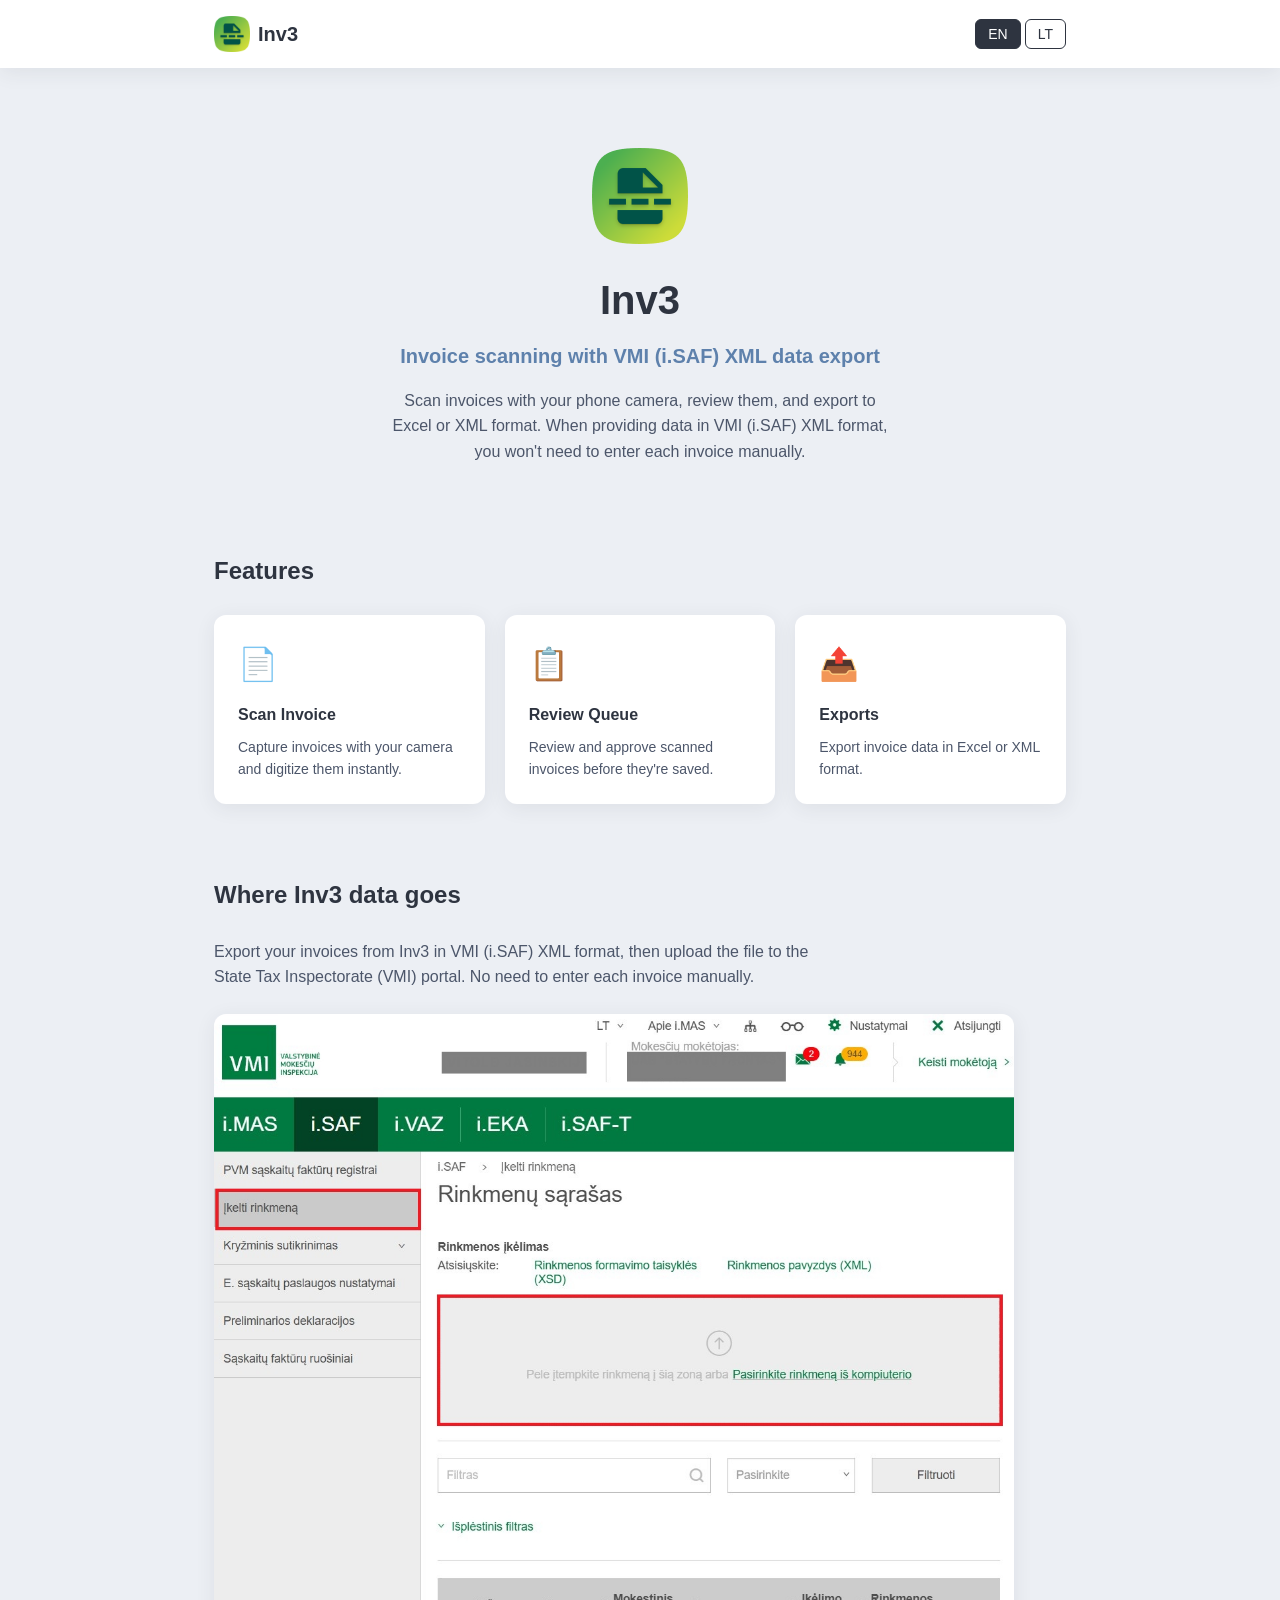
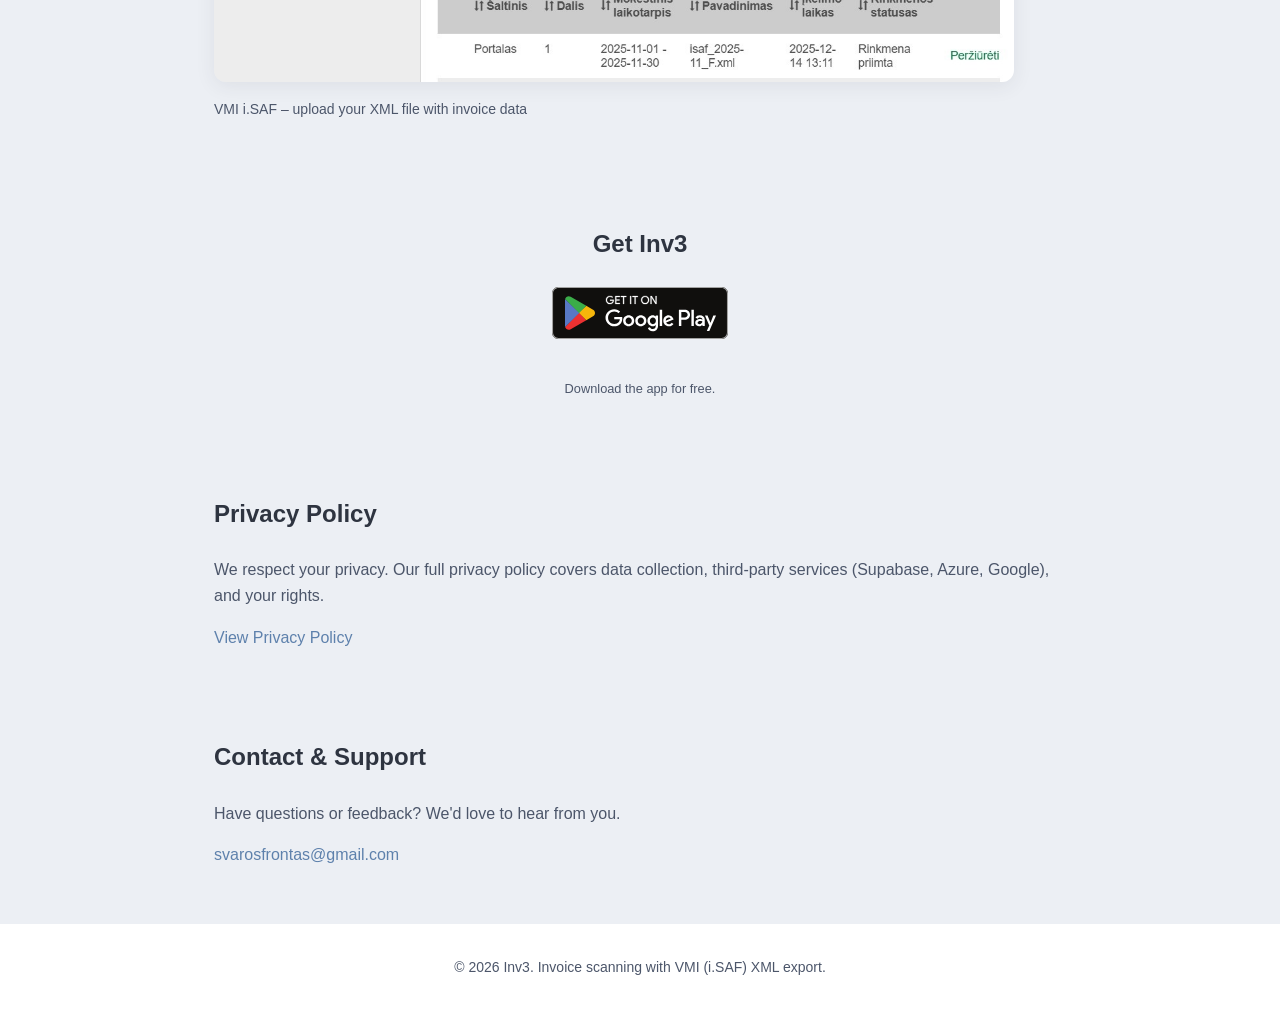
<file: website/index.html>
<!DOCTYPE html>
<html lang="en">
<head>
    <meta charset="UTF-8">
    <meta name="viewport" content="width=device-width, initial-scale=1.0">
    <meta name="description" content="Inv3 - Invoice scanning with VMI (i.SAF) XML export. Scan, review, and export invoices to Excel or XML.">
    <link rel="icon" href="favicon.ico" sizes="any">
    <link rel="icon" type="image/png" href="icon-192.png" sizes="192x192">
    <link rel="apple-touch-icon" href="apple-touch-icon.png">
    <title>Inv3 - Invoice Scanning App</title>
    <link rel="stylesheet" href="styles.css">
</head>
<body>
    <header class="header">
        <nav class="nav">
            <a href="#" class="logo">
                <img src="icon-192.png" alt="Inv3" class="logo-icon">
                <span class="logo-text" data-i18n="app_name">Inv3</span>
            </a>
            <div class="lang-switcher">
                <button class="lang-btn active" data-lang="en" aria-label="English">EN</button>
                <button class="lang-btn" data-lang="lt" aria-label="Lietuvių">LT</button>
            </div>
        </nav>
    </header>

    <main>
        <section class="hero">
            <img src="icon-192.png" alt="Inv3" class="hero-icon">
            <h1 class="hero-title" data-i18n="app_name">Inv3</h1>
            <p class="hero-tagline" data-i18n="tagline">Invoice scanning made simple</p>
            <p class="hero-desc" data-i18n="description">Scan invoices with your camera, review them in a queue, organize by companies, and export when you need. All in one app.</p>
        </section>

        <section class="features">
            <h2 class="section-title" data-i18n="features_title">Features</h2>
            <div class="feature-grid">
                <div class="feature-card">
                    <span class="feature-icon">📄</span>
                    <h3 data-i18n="feature_scan">Scan Invoice</h3>
                    <p data-i18n="feature_scan_desc">Capture invoices with your camera and digitize them instantly.</p>
                </div>
                <div class="feature-card">
                    <span class="feature-icon">📋</span>
                    <h3 data-i18n="feature_queue">Review Queue</h3>
                    <p data-i18n="feature_queue_desc">Review and approve scanned invoices before they're saved.</p>
                </div>
                <div class="feature-card">
                    <span class="feature-icon">📤</span>
                    <h3 data-i18n="feature_exports">Exports</h3>
                    <p data-i18n="feature_exports_desc">Export invoice data in Excel or XML format.</p>
                </div>
            </div>
        </section>

        <section class="vmi-workflow">
            <h2 class="section-title" data-i18n="vmi_title">Where Inv3 data goes</h2>
            <p class="vmi-desc" data-i18n="vmi_desc">Export your invoices from Inv3 in VMI (i.SAF) XML format, then upload the file to the State Tax Inspectorate (VMI) portal. No need to enter each invoice manually.</p>
            <div class="vmi-image-wrap">
                <img src="vmi-screenshot.png" alt="VMI i.SAF file upload" class="vmi-screenshot">
            </div>
            <p class="vmi-caption" data-i18n="vmi_caption">VMI i.SAF – upload your XML file with invoice data</p>
        </section>

        <section class="download">
            <h2 class="section-title" data-i18n="download_title">Get Inv3</h2>
            <a href="https://play.google.com/store/apps/details?id=com.vitol.inv3" class="download-link play-badge" target="_blank" rel="noopener noreferrer">
                <img src="google-play-badge.svg" alt="Get it on Google Play" class="play-badge-img" data-i18n-attr="alt" data-i18n-attr-key="download_desc">
            </a>
            <p class="download-note" data-i18n="download_note">Download the app for free.</p>
        </section>

        <section class="privacy">
            <h2 class="section-title" data-i18n="privacy_title">Privacy Policy</h2>
            <p class="privacy-desc" data-i18n="privacy_desc">We respect your privacy. Our app processes invoice data locally on your device. For full details, see our privacy policy.</p>
            <a href="privacy.html" class="privacy-link" data-i18n="privacy_link">View Privacy Policy</a>
        </section>

        <section class="contact">
            <h2 class="section-title" data-i18n="contact_title">Contact & Support</h2>
            <p class="contact-desc" data-i18n="contact_desc">Have questions or feedback? We'd love to hear from you.</p>
            <a href="mailto:svarosfrontas@gmail.com" class="contact-email" data-i18n="contact_email">svarosfrontas@gmail.com</a>
        </section>
    </main>

    <footer class="footer">
        <p data-i18n="footer">© 2026 Inv3. Invoice scanning made simple.</p>
    </footer>

    <script src="translations.js"></script>
    <script src="app.js"></script>
</body>
</html>
</file>
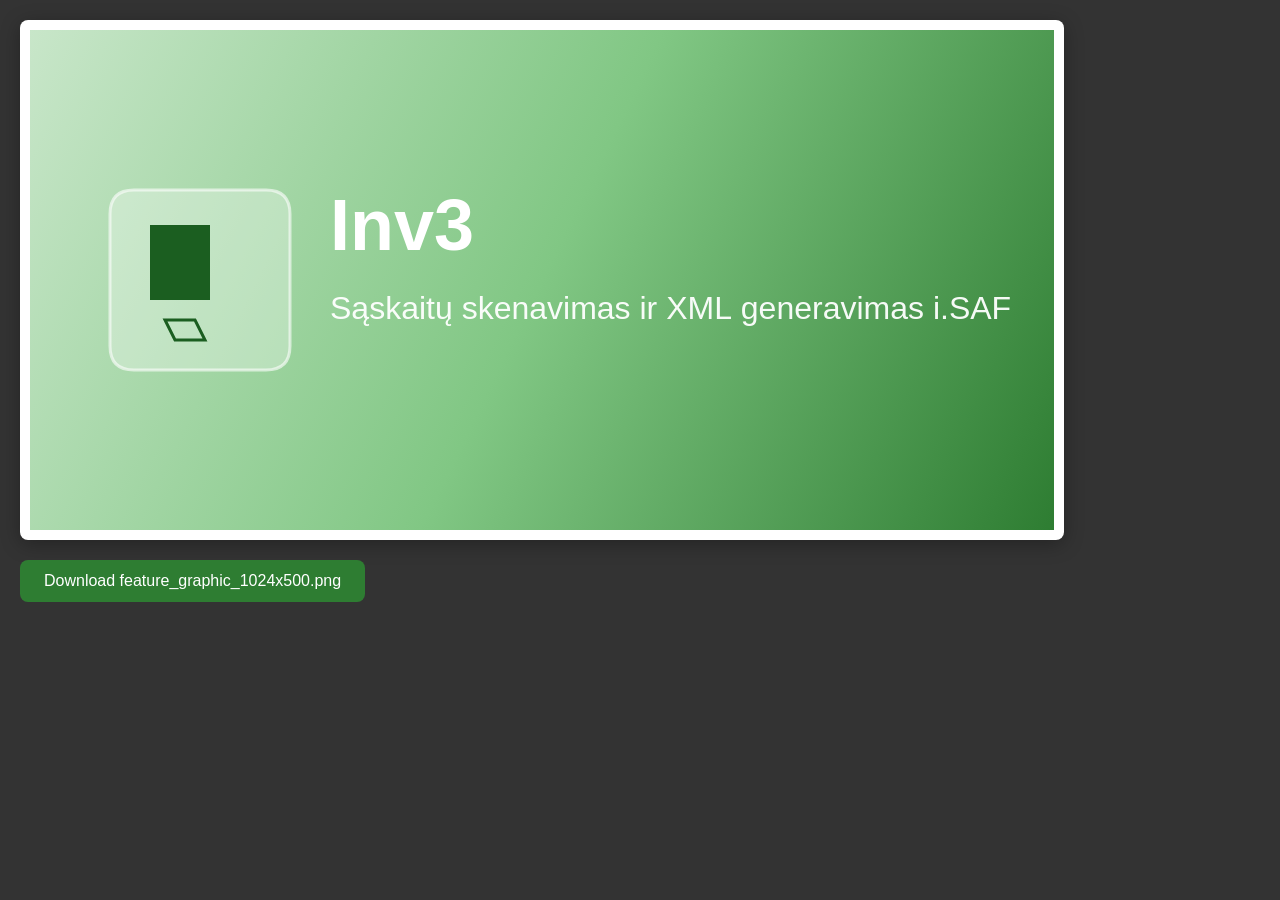
<file: assets/feature_graphic_generator.html>
<!DOCTYPE html>
<html lang="lt">
<head>
  <meta charset="UTF-8">
  <title>Inv3 Feature Graphic Generator</title>
  <style>
    * { margin: 0; padding: 0; box-sizing: border-box; }
    body { 
      font-family: -apple-system, BlinkMacSystemFont, 'Segoe UI', Roboto, sans-serif; 
      padding: 20px;
      background: #333;
    }
    .preview {
      background: #fff;
      padding: 10px;
      display: inline-block;
      border-radius: 8px;
      box-shadow: 0 4px 20px rgba(0,0,0,0.3);
    }
    #canvas { display: block; }
    .controls { margin-top: 16px; }
    button {
      padding: 12px 24px;
      font-size: 16px;
      background: #2e7d32;
      color: white;
      border: none;
      border-radius: 8px;
      cursor: pointer;
    }
    button:hover { background: #1b5e20; }
  </style>
</head>
<body>
  <div class="preview">
    <canvas id="canvas" width="1024" height="500"></canvas>
  </div>
  <div class="controls">
    <button onclick="download()">Download feature_graphic_1024x500.png</button>
  </div>

  <script>
    const canvas = document.getElementById('canvas');
    const ctx = canvas.getContext('2d');

    // Gradient background (green theme)
    const gradient = ctx.createLinearGradient(0, 0, 1024, 500);
    gradient.addColorStop(0, '#c8e6c9');
    gradient.addColorStop(0.5, '#81c784');
    gradient.addColorStop(1, '#2e7d32');
    ctx.fillStyle = gradient;
    ctx.fillRect(0, 0, 1024, 500);

    // Left: rounded square "icon" area
    const iconSize = 180;
    const iconX = 80;
    const iconY = (500 - iconSize) / 2;
    ctx.fillStyle = 'rgba(255,255,255,0.3)';
    roundRect(ctx, iconX, iconY, iconSize, iconSize, 24);
    ctx.fill();
    ctx.strokeStyle = 'rgba(255,255,255,0.6)';
    ctx.lineWidth = 3;
    ctx.stroke();

    // Simple document + scan icon (simplified)
    ctx.fillStyle = '#1b5e20';
    ctx.fillRect(iconX + 40, iconY + 35, 60, 75);
    ctx.strokeStyle = '#1b5e20';
    ctx.lineWidth = 3;
    ctx.beginPath();
    ctx.moveTo(iconX + 55, iconY + 130);
    ctx.lineTo(iconX + 85, iconY + 130);
    ctx.lineTo(iconX + 95, iconY + 150);
    ctx.lineTo(iconX + 65, iconY + 150);
    ctx.closePath();
    ctx.stroke();

    // Main title "Inv3"
    ctx.fillStyle = '#ffffff';
    ctx.font = 'bold 72px -apple-system, BlinkMacSystemFont, "Segoe UI", Roboto, sans-serif';
    ctx.textBaseline = 'middle';
    ctx.fillText('Inv3', 300, 200);

    // Subtitle
    ctx.fillStyle = 'rgba(255,255,255,0.95)';
    ctx.font = '32px -apple-system, BlinkMacSystemFont, "Segoe UI", Roboto, sans-serif';
    ctx.fillText('Sąskaitų skenavimas ir XML generavimas i.SAF', 300, 280);

    function roundRect(ctx, x, y, w, h, r) {
      ctx.beginPath();
      ctx.moveTo(x + r, y);
      ctx.lineTo(x + w - r, y);
      ctx.quadraticCurveTo(x + w, y, x + w, y + r);
      ctx.lineTo(x + w, y + h - r);
      ctx.quadraticCurveTo(x + w, y + h, x + w - r, y + h);
      ctx.lineTo(x + r, y + h);
      ctx.quadraticCurveTo(x, y + h, x, y + h - r);
      ctx.lineTo(x, y + r);
      ctx.quadraticCurveTo(x, y, x + r, y);
      ctx.closePath();
    }

    function download() {
      const link = document.createElement('a');
      link.download = 'feature_graphic_1024x500.png';
      link.href = canvas.toDataURL('image/png');
      link.click();
    }
  </script>
</body>
</html>
</file>
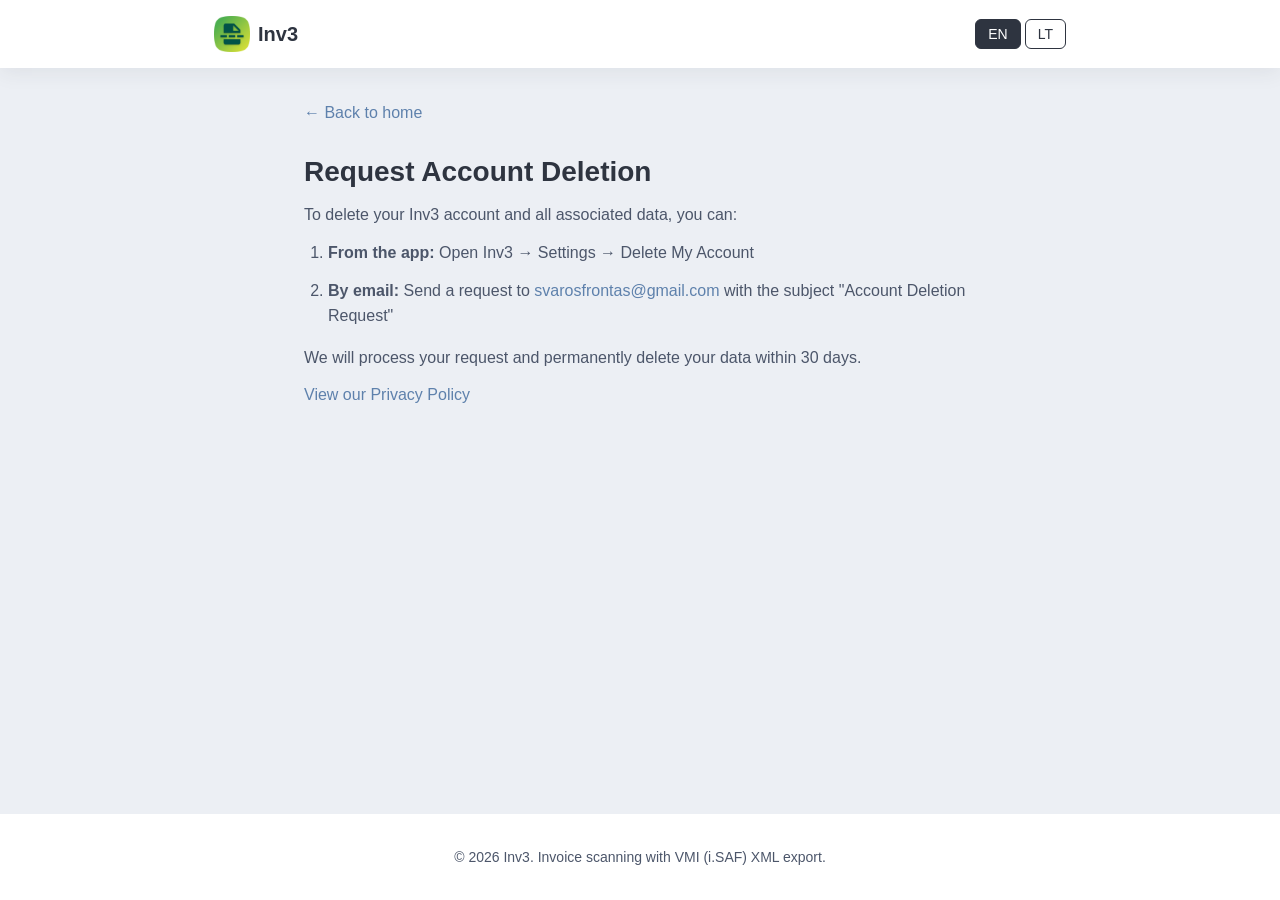
<file: website/delete-account.html>
<!DOCTYPE html>
<html lang="en">
<head>
    <meta charset="UTF-8">
    <meta name="viewport" content="width=device-width, initial-scale=1.0">
    <meta name="description" content="Request account deletion - Inv3">
    <link rel="icon" href="favicon.ico" sizes="any">
    <link rel="icon" type="image/png" href="icon-192.png" sizes="192x192">
    <link rel="apple-touch-icon" href="apple-touch-icon.png">
    <title>Request Account Deletion - Inv3</title>
    <link rel="stylesheet" href="styles.css">
    <style>
        .delete-page { max-width: 720px; margin: 0 auto; padding: 2rem 1.5rem; }
        .delete-page h1 { font-size: 1.75rem; margin: 0 0 0.5rem; color: var(--color-primary); }
        .delete-page h2 { font-size: 1.2rem; margin: 2rem 0 0.75rem; color: var(--color-primary); }
        .delete-page p, .delete-page li { color: var(--color-text-muted); margin: 0 0 0.75rem; }
        .delete-page ol { padding-left: 1.5rem; margin: 0 0 1rem; }
        .delete-page a { color: var(--color-accent); text-decoration: none; }
        .delete-page a:hover { text-decoration: underline; }
        .delete-back { display: inline-block; margin-bottom: 1.5rem; color: var(--color-accent); font-weight: 500; text-decoration: none; }
        .delete-back:hover { text-decoration: underline; }
    </style>
</head>
<body>
    <header class="header">
        <nav class="nav">
            <a href="index.html" class="logo">
                <img src="icon-192.png" alt="Inv3" class="logo-icon">
                <span class="logo-text" data-i18n="app_name">Inv3</span>
            </a>
            <div class="lang-switcher">
                <button class="lang-btn active" data-lang="en" aria-label="English">EN</button>
                <button class="lang-btn" data-lang="lt" aria-label="Lietuvių">LT</button>
            </div>
        </nav>
    </header>

    <main class="delete-page">
        <a href="index.html" class="delete-back" data-i18n="back_home">← Back to home</a>

        <h1>Request Account Deletion</h1>
        <p>To delete your Inv3 account and all associated data, you can:</p>
        <ol>
            <li><strong>From the app:</strong> Open Inv3 → Settings → Delete My Account</li>
            <li><strong>By email:</strong> Send a request to <a href="mailto:svarosfrontas@gmail.com?subject=Account%20Deletion%20Request">svarosfrontas@gmail.com</a> with the subject "Account Deletion Request"</li>
        </ol>
        <p>We will process your request and permanently delete your data within 30 days.</p>
        <p><a href="privacy.html">View our Privacy Policy</a></p>
    </main>

    <footer class="footer">
        <p data-i18n="footer">© 2026 Inv3. Invoice scanning made simple.</p>
    </footer>

    <script src="translations.js"></script>
    <script src="app.js"></script>
</body>
</html>
</file>
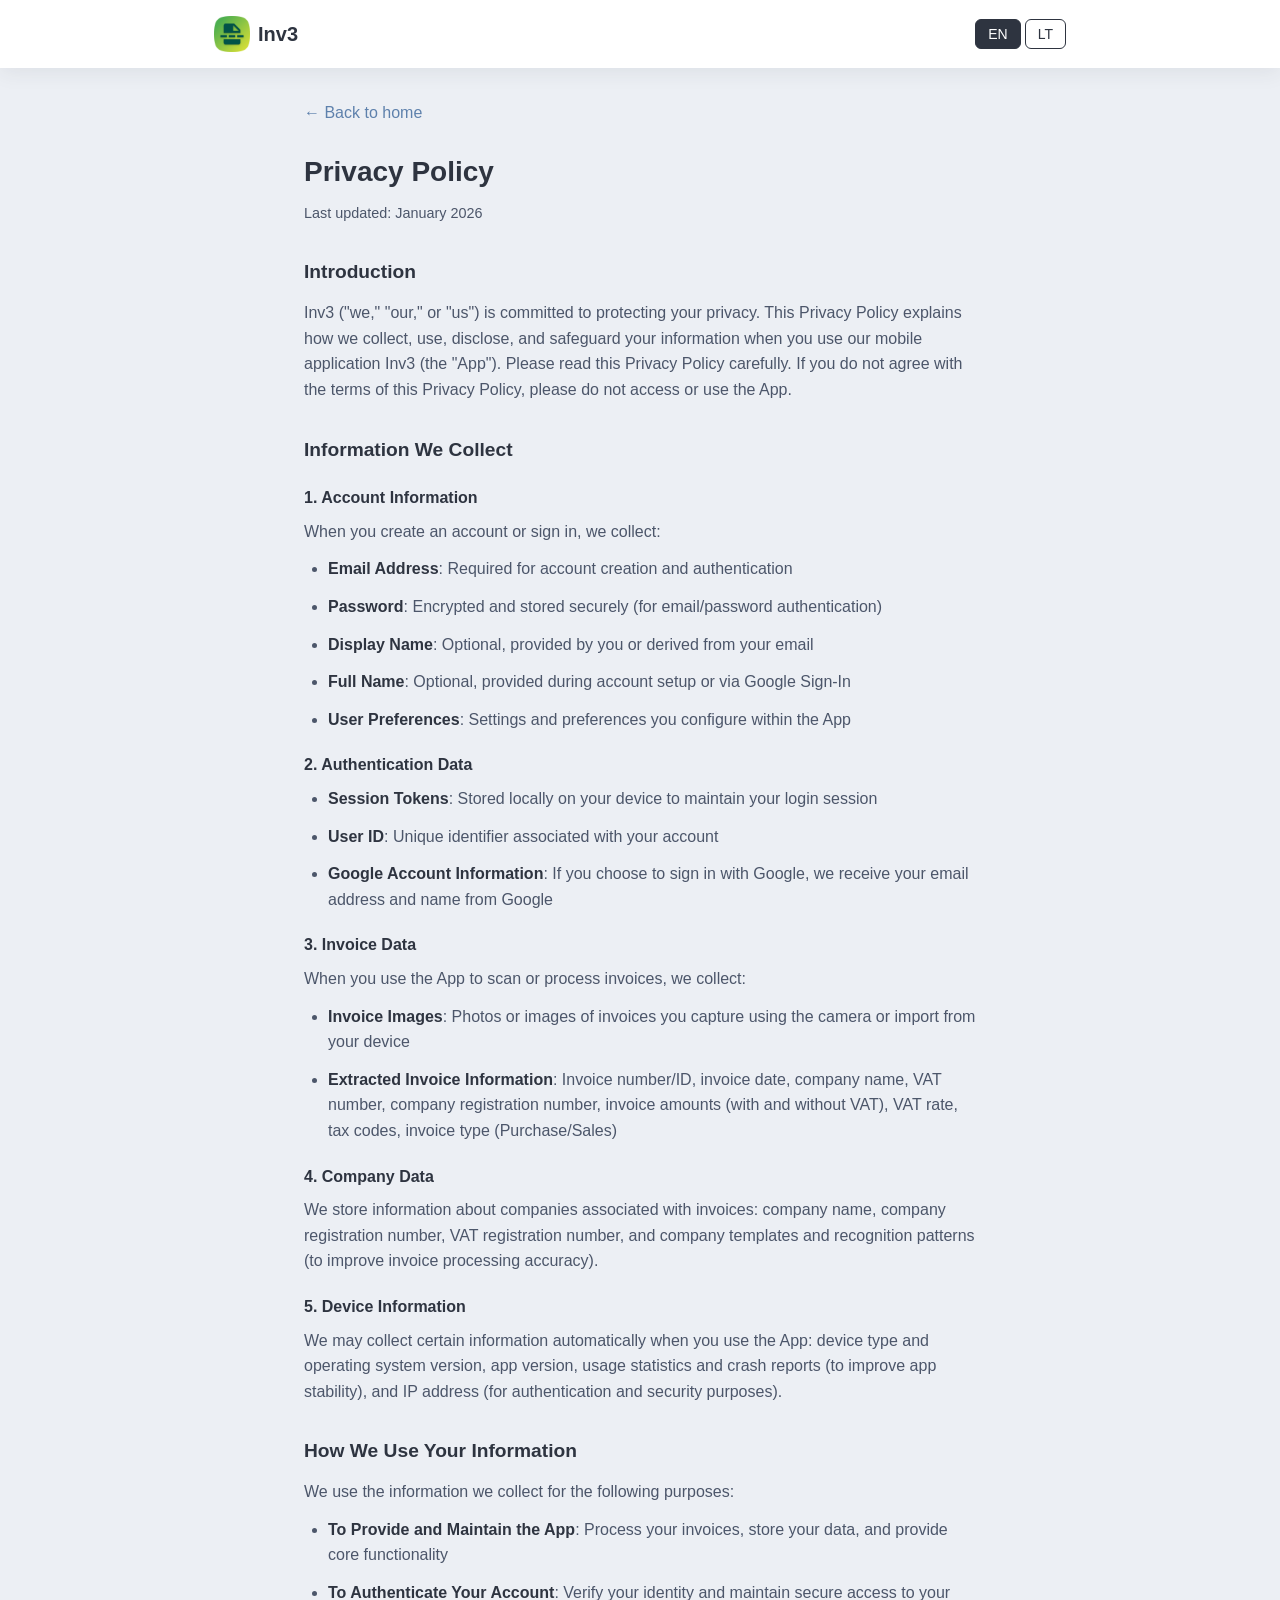
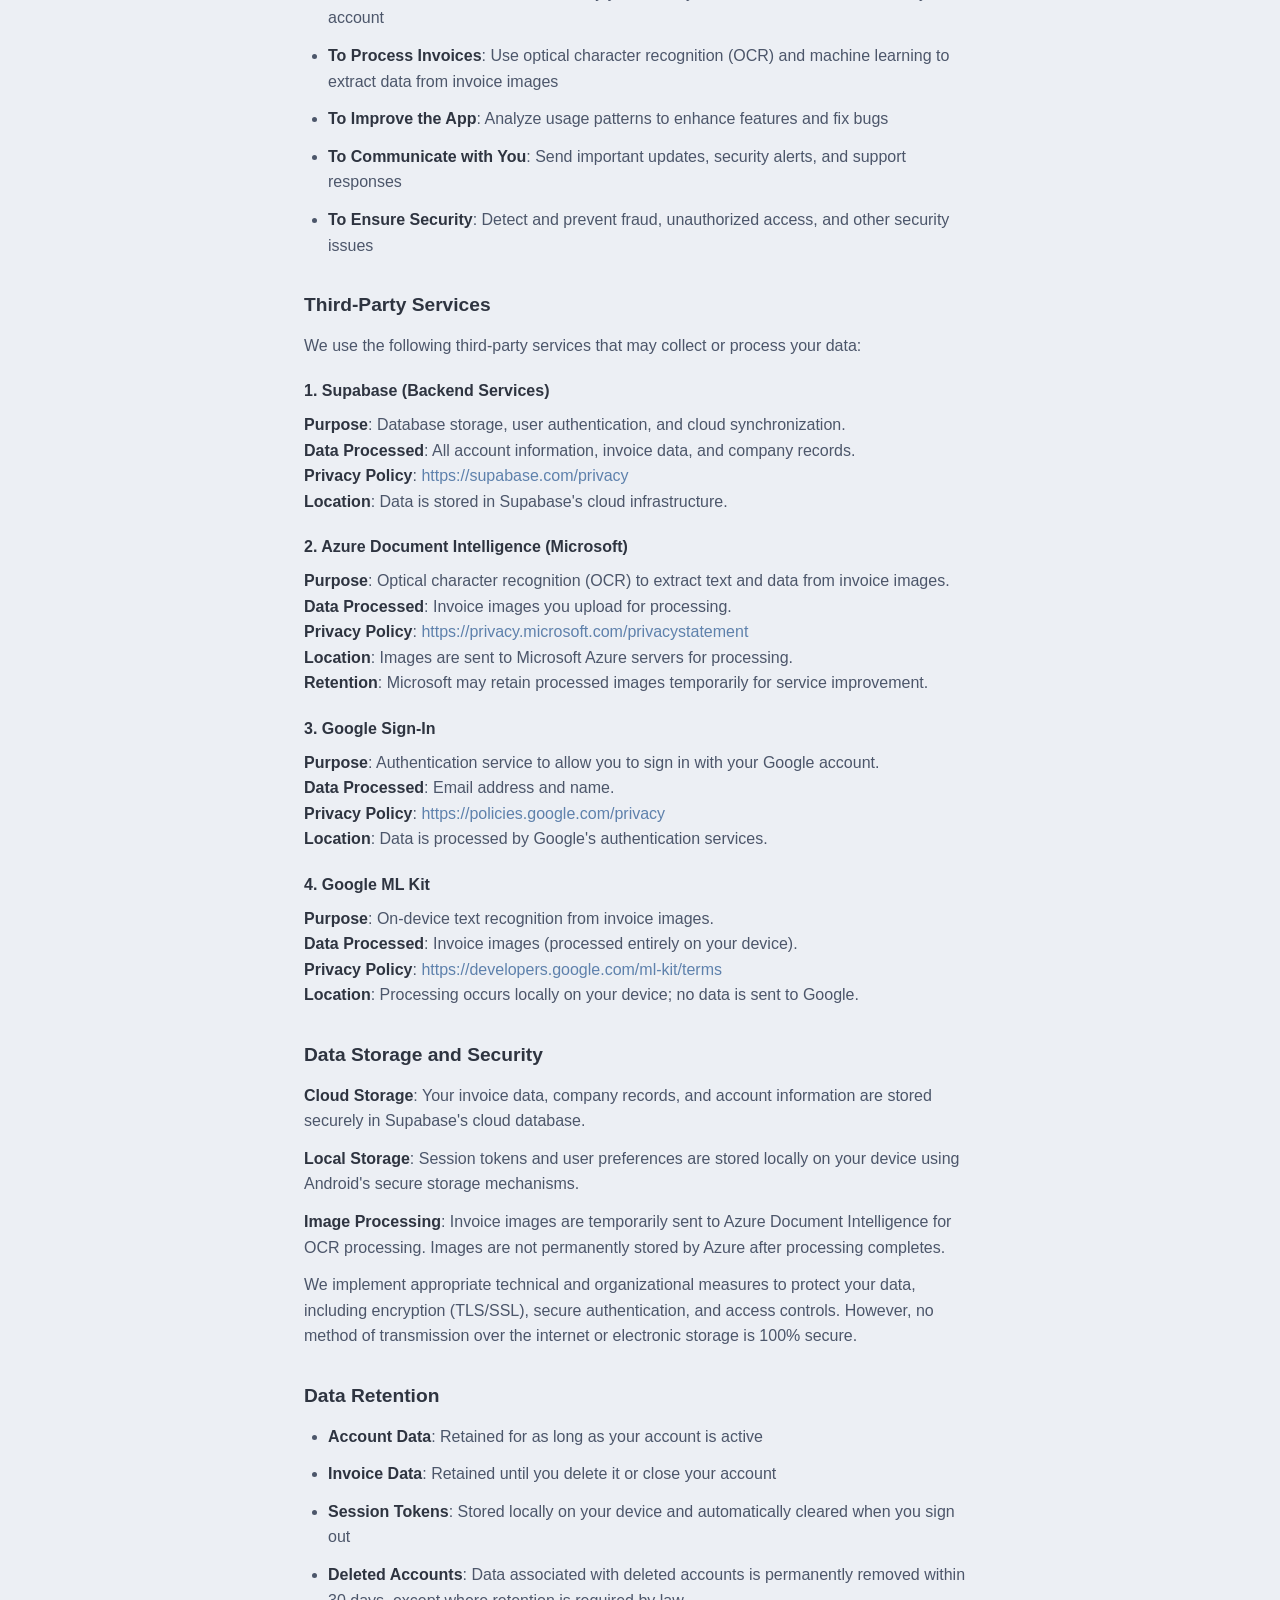
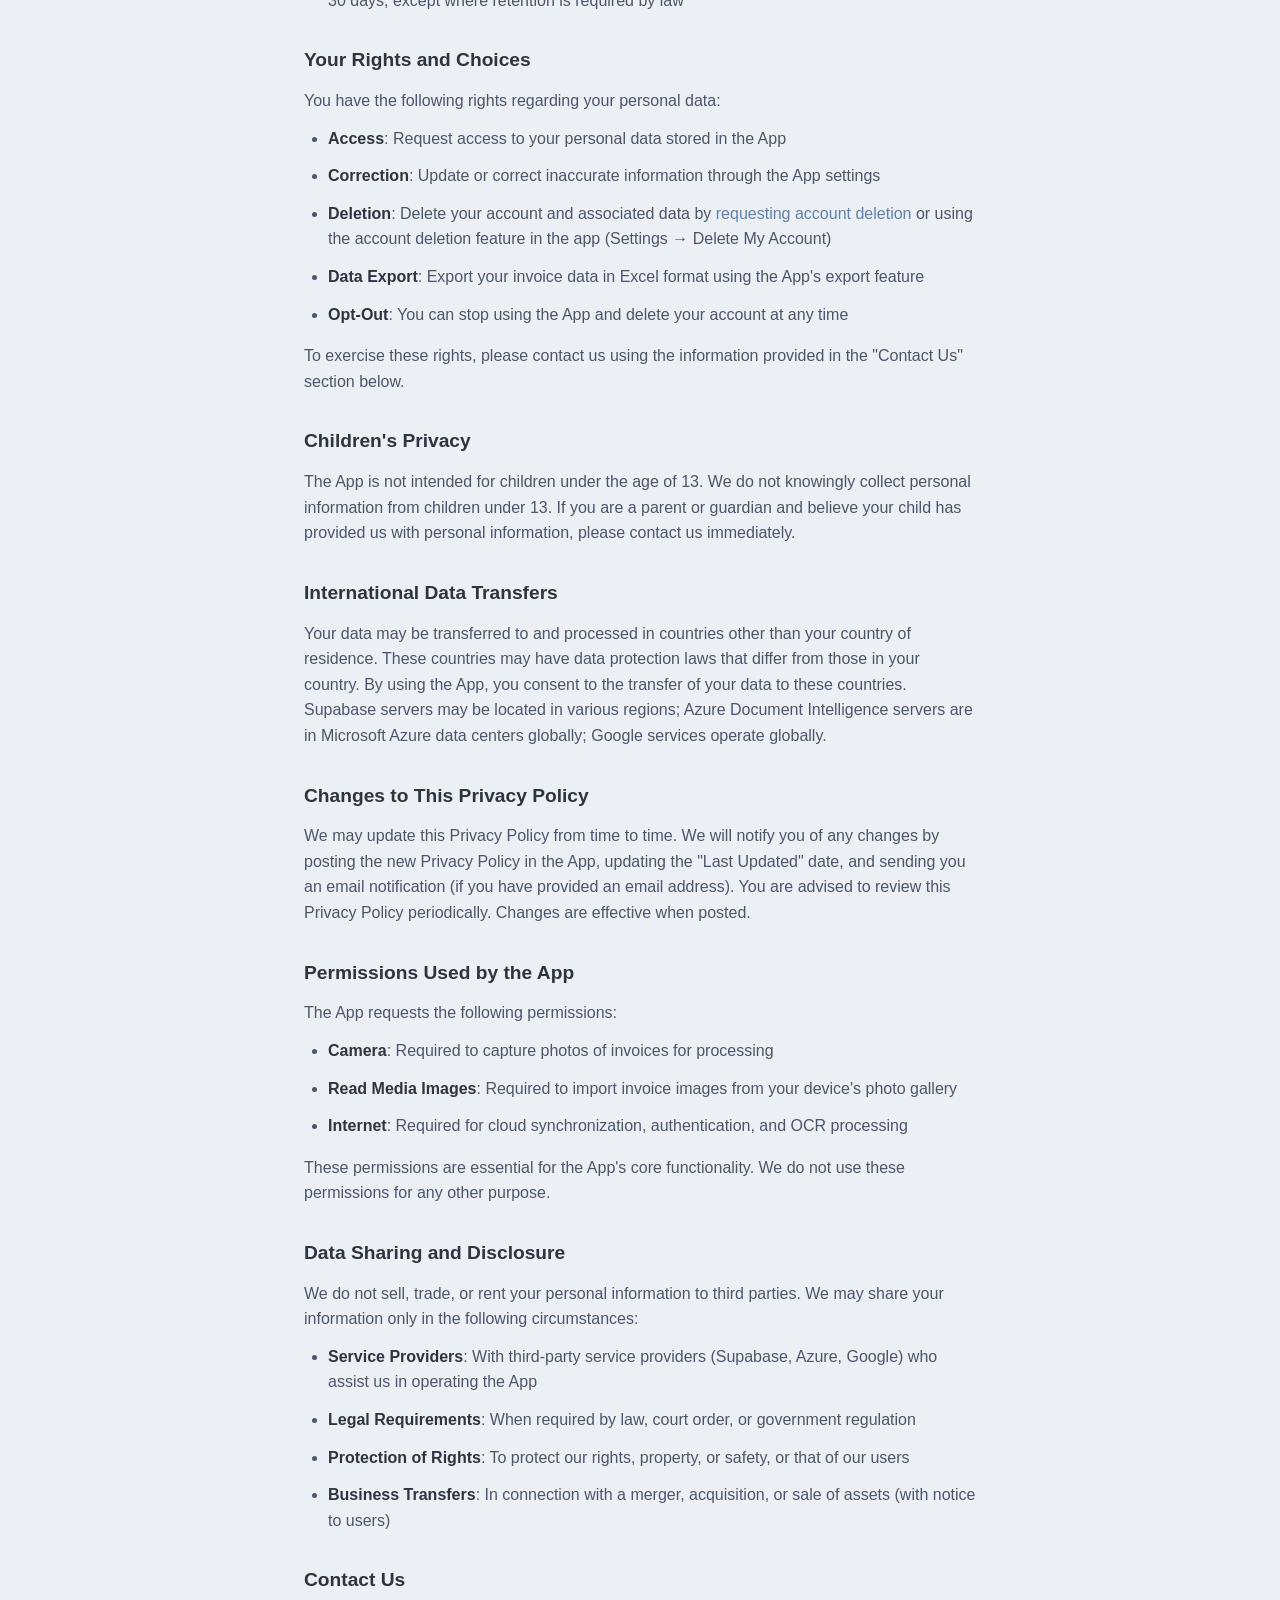
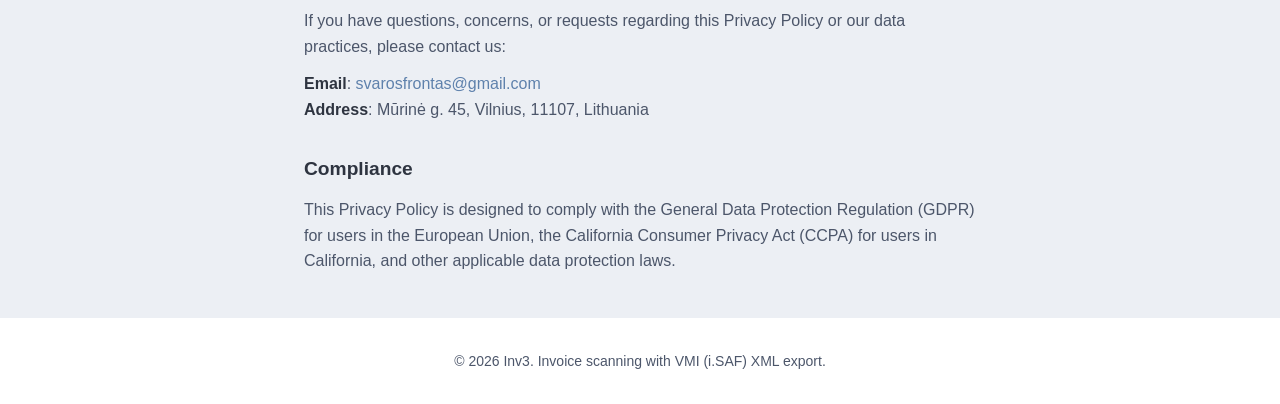
<file: website/privacy.html>
<!DOCTYPE html>
<html lang="en">
<head>
    <meta charset="UTF-8">
    <meta name="viewport" content="width=device-width, initial-scale=1.0">
    <meta name="description" content="Inv3 Privacy Policy - How we collect, use, and protect your data">
    <link rel="icon" href="favicon.ico" sizes="any">
    <link rel="icon" type="image/png" href="icon-192.png" sizes="192x192">
    <link rel="apple-touch-icon" href="apple-touch-icon.png">
    <title>Privacy Policy - Inv3</title>
    <link rel="stylesheet" href="styles.css">
    <style>
        .privacy-page { max-width: 720px; margin: 0 auto; padding: 2rem 1.5rem; }
        .privacy-page h1 { font-size: 1.75rem; margin: 0 0 0.5rem; color: var(--color-primary); }
        .privacy-page .meta { color: var(--color-text-muted); font-size: 0.9rem; margin-bottom: 2rem; }
        .privacy-page h2 { font-size: 1.2rem; margin: 2rem 0 0.75rem; color: var(--color-primary); }
        .privacy-page h3 { font-size: 1rem; margin: 1.25rem 0 0.5rem; color: var(--color-primary); }
        .privacy-page p, .privacy-page li { color: var(--color-text-muted); margin: 0 0 0.75rem; }
        .privacy-page ul { padding-left: 1.5rem; margin: 0 0 1rem; }
        .privacy-page a { color: var(--color-accent); text-decoration: none; }
        .privacy-page a:hover { text-decoration: underline; }
        .privacy-page strong { color: var(--color-text); }
        .privacy-back { display: inline-block; margin-bottom: 1.5rem; color: var(--color-accent); font-weight: 500; text-decoration: none; }
        .privacy-back:hover { text-decoration: underline; }
    </style>
</head>
<body>
    <header class="header">
        <nav class="nav">
            <a href="index.html" class="logo">
                <img src="icon-192.png" alt="Inv3" class="logo-icon">
                <span class="logo-text" data-i18n="app_name">Inv3</span>
            </a>
            <div class="lang-switcher">
                <button class="lang-btn active" data-lang="en" aria-label="English">EN</button>
                <button class="lang-btn" data-lang="lt" aria-label="Lietuvių">LT</button>
            </div>
        </nav>
    </header>

    <main class="privacy-page">
        <a href="index.html" class="privacy-back" data-i18n="back_home">← Back to home</a>

        <h1 data-i18n="privacy_title">Privacy Policy</h1>
        <p class="meta" data-i18n="privacy_last_updated">Last updated: January 2026</p>

        <h2>Introduction</h2>
        <p>Inv3 ("we," "our," or "us") is committed to protecting your privacy. This Privacy Policy explains how we collect, use, disclose, and safeguard your information when you use our mobile application Inv3 (the "App"). Please read this Privacy Policy carefully. If you do not agree with the terms of this Privacy Policy, please do not access or use the App.</p>

        <h2>Information We Collect</h2>

        <h3>1. Account Information</h3>
        <p>When you create an account or sign in, we collect:</p>
        <ul>
            <li><strong>Email Address</strong>: Required for account creation and authentication</li>
            <li><strong>Password</strong>: Encrypted and stored securely (for email/password authentication)</li>
            <li><strong>Display Name</strong>: Optional, provided by you or derived from your email</li>
            <li><strong>Full Name</strong>: Optional, provided during account setup or via Google Sign-In</li>
            <li><strong>User Preferences</strong>: Settings and preferences you configure within the App</li>
        </ul>

        <h3>2. Authentication Data</h3>
        <ul>
            <li><strong>Session Tokens</strong>: Stored locally on your device to maintain your login session</li>
            <li><strong>User ID</strong>: Unique identifier associated with your account</li>
            <li><strong>Google Account Information</strong>: If you choose to sign in with Google, we receive your email address and name from Google</li>
        </ul>

        <h3>3. Invoice Data</h3>
        <p>When you use the App to scan or process invoices, we collect:</p>
        <ul>
            <li><strong>Invoice Images</strong>: Photos or images of invoices you capture using the camera or import from your device</li>
            <li><strong>Extracted Invoice Information</strong>: Invoice number/ID, invoice date, company name, VAT number, company registration number, invoice amounts (with and without VAT), VAT rate, tax codes, invoice type (Purchase/Sales)</li>
        </ul>

        <h3>4. Company Data</h3>
        <p>We store information about companies associated with invoices: company name, company registration number, VAT registration number, and company templates and recognition patterns (to improve invoice processing accuracy).</p>

        <h3>5. Device Information</h3>
        <p>We may collect certain information automatically when you use the App: device type and operating system version, app version, usage statistics and crash reports (to improve app stability), and IP address (for authentication and security purposes).</p>

        <h2>How We Use Your Information</h2>
        <p>We use the information we collect for the following purposes:</p>
        <ul>
            <li><strong>To Provide and Maintain the App</strong>: Process your invoices, store your data, and provide core functionality</li>
            <li><strong>To Authenticate Your Account</strong>: Verify your identity and maintain secure access to your account</li>
            <li><strong>To Process Invoices</strong>: Use optical character recognition (OCR) and machine learning to extract data from invoice images</li>
            <li><strong>To Improve the App</strong>: Analyze usage patterns to enhance features and fix bugs</li>
            <li><strong>To Communicate with You</strong>: Send important updates, security alerts, and support responses</li>
            <li><strong>To Ensure Security</strong>: Detect and prevent fraud, unauthorized access, and other security issues</li>
        </ul>

        <h2>Third-Party Services</h2>
        <p>We use the following third-party services that may collect or process your data:</p>

        <h3>1. Supabase (Backend Services)</h3>
        <p><strong>Purpose</strong>: Database storage, user authentication, and cloud synchronization.<br>
        <strong>Data Processed</strong>: All account information, invoice data, and company records.<br>
        <strong>Privacy Policy</strong>: <a href="https://supabase.com/privacy" target="_blank" rel="noopener noreferrer">https://supabase.com/privacy</a><br>
        <strong>Location</strong>: Data is stored in Supabase's cloud infrastructure.</p>

        <h3>2. Azure Document Intelligence (Microsoft)</h3>
        <p><strong>Purpose</strong>: Optical character recognition (OCR) to extract text and data from invoice images.<br>
        <strong>Data Processed</strong>: Invoice images you upload for processing.<br>
        <strong>Privacy Policy</strong>: <a href="https://privacy.microsoft.com/privacystatement" target="_blank" rel="noopener noreferrer">https://privacy.microsoft.com/privacystatement</a><br>
        <strong>Location</strong>: Images are sent to Microsoft Azure servers for processing.<br>
        <strong>Retention</strong>: Microsoft may retain processed images temporarily for service improvement.</p>

        <h3>3. Google Sign-In</h3>
        <p><strong>Purpose</strong>: Authentication service to allow you to sign in with your Google account.<br>
        <strong>Data Processed</strong>: Email address and name.<br>
        <strong>Privacy Policy</strong>: <a href="https://policies.google.com/privacy" target="_blank" rel="noopener noreferrer">https://policies.google.com/privacy</a><br>
        <strong>Location</strong>: Data is processed by Google's authentication services.</p>

        <h3>4. Google ML Kit</h3>
        <p><strong>Purpose</strong>: On-device text recognition from invoice images.<br>
        <strong>Data Processed</strong>: Invoice images (processed entirely on your device).<br>
        <strong>Privacy Policy</strong>: <a href="https://developers.google.com/ml-kit/terms" target="_blank" rel="noopener noreferrer">https://developers.google.com/ml-kit/terms</a><br>
        <strong>Location</strong>: Processing occurs locally on your device; no data is sent to Google.</p>

        <h2>Data Storage and Security</h2>
        <p><strong>Cloud Storage</strong>: Your invoice data, company records, and account information are stored securely in Supabase's cloud database.</p>
        <p><strong>Local Storage</strong>: Session tokens and user preferences are stored locally on your device using Android's secure storage mechanisms.</p>
        <p><strong>Image Processing</strong>: Invoice images are temporarily sent to Azure Document Intelligence for OCR processing. Images are not permanently stored by Azure after processing completes.</p>
        <p>We implement appropriate technical and organizational measures to protect your data, including encryption (TLS/SSL), secure authentication, and access controls. However, no method of transmission over the internet or electronic storage is 100% secure.</p>

        <h2>Data Retention</h2>
        <ul>
            <li><strong>Account Data</strong>: Retained for as long as your account is active</li>
            <li><strong>Invoice Data</strong>: Retained until you delete it or close your account</li>
            <li><strong>Session Tokens</strong>: Stored locally on your device and automatically cleared when you sign out</li>
            <li><strong>Deleted Accounts</strong>: Data associated with deleted accounts is permanently removed within 30 days, except where retention is required by law</li>
        </ul>

        <h2>Your Rights and Choices</h2>
        <p>You have the following rights regarding your personal data:</p>
        <ul>
            <li><strong>Access</strong>: Request access to your personal data stored in the App</li>
            <li><strong>Correction</strong>: Update or correct inaccurate information through the App settings</li>
            <li><strong>Deletion</strong>: Delete your account and associated data by <a href="delete-account.html">requesting account deletion</a> or using the account deletion feature in the app (Settings → Delete My Account)</li>
            <li><strong>Data Export</strong>: Export your invoice data in Excel format using the App's export feature</li>
            <li><strong>Opt-Out</strong>: You can stop using the App and delete your account at any time</li>
        </ul>
        <p>To exercise these rights, please contact us using the information provided in the "Contact Us" section below.</p>

        <h2>Children's Privacy</h2>
        <p>The App is not intended for children under the age of 13. We do not knowingly collect personal information from children under 13. If you are a parent or guardian and believe your child has provided us with personal information, please contact us immediately.</p>

        <h2>International Data Transfers</h2>
        <p>Your data may be transferred to and processed in countries other than your country of residence. These countries may have data protection laws that differ from those in your country. By using the App, you consent to the transfer of your data to these countries. Supabase servers may be located in various regions; Azure Document Intelligence servers are in Microsoft Azure data centers globally; Google services operate globally.</p>

        <h2>Changes to This Privacy Policy</h2>
        <p>We may update this Privacy Policy from time to time. We will notify you of any changes by posting the new Privacy Policy in the App, updating the "Last Updated" date, and sending you an email notification (if you have provided an email address). You are advised to review this Privacy Policy periodically. Changes are effective when posted.</p>

        <h2>Permissions Used by the App</h2>
        <p>The App requests the following permissions:</p>
        <ul>
            <li><strong>Camera</strong>: Required to capture photos of invoices for processing</li>
            <li><strong>Read Media Images</strong>: Required to import invoice images from your device's photo gallery</li>
            <li><strong>Internet</strong>: Required for cloud synchronization, authentication, and OCR processing</li>
        </ul>
        <p>These permissions are essential for the App's core functionality. We do not use these permissions for any other purpose.</p>

        <h2>Data Sharing and Disclosure</h2>
        <p>We do not sell, trade, or rent your personal information to third parties. We may share your information only in the following circumstances:</p>
        <ul>
            <li><strong>Service Providers</strong>: With third-party service providers (Supabase, Azure, Google) who assist us in operating the App</li>
            <li><strong>Legal Requirements</strong>: When required by law, court order, or government regulation</li>
            <li><strong>Protection of Rights</strong>: To protect our rights, property, or safety, or that of our users</li>
            <li><strong>Business Transfers</strong>: In connection with a merger, acquisition, or sale of assets (with notice to users)</li>
        </ul>

        <h2>Contact Us</h2>
        <p>If you have questions, concerns, or requests regarding this Privacy Policy or our data practices, please contact us:</p>
        <p><strong>Email</strong>: <a href="mailto:svarosfrontas@gmail.com">svarosfrontas@gmail.com</a><br>
        <strong>Address</strong>: Mūrinė g. 45, Vilnius, 11107, Lithuania</p>

        <h2>Compliance</h2>
        <p>This Privacy Policy is designed to comply with the General Data Protection Regulation (GDPR) for users in the European Union, the California Consumer Privacy Act (CCPA) for users in California, and other applicable data protection laws.</p>
    </main>

    <footer class="footer">
        <p data-i18n="footer">© 2026 Inv3. Invoice scanning made simple.</p>
    </footer>

    <script src="translations.js"></script>
    <script src="app.js"></script>
</body>
</html>
</file>
<file: website/styles.css>
:root {
    --color-primary: #2E3440;
    --color-primary-light: #3B4252;
    --color-background: #ECEFF4;
    --color-surface: #FFFFFF;
    --color-text: #2E3440;
    --color-text-muted: #4C566A;
    --color-accent: #5E81AC;
    --font-sans: -apple-system, BlinkMacSystemFont, 'Segoe UI', Roboto, Oxygen, Ubuntu, sans-serif;
    --radius: 12px;
    --shadow: 0 4px 20px rgba(46, 52, 64, 0.08);
}

* {
    box-sizing: border-box;
}

body {
    margin: 0;
    font-family: var(--font-sans);
    background: var(--color-background);
    color: var(--color-text);
    line-height: 1.6;
    min-height: 100vh;
    display: flex;
    flex-direction: column;
}

.header {
    background: var(--color-surface);
    box-shadow: var(--shadow);
    position: sticky;
    top: 0;
    z-index: 100;
}

.nav {
    max-width: 900px;
    margin: 0 auto;
    padding: 1rem 1.5rem;
    display: flex;
    align-items: center;
    justify-content: space-between;
}

.logo {
    display: flex;
    align-items: center;
    gap: 0.5rem;
    text-decoration: none;
    color: var(--color-text);
    font-weight: 700;
    font-size: 1.25rem;
}

.logo-icon {
    width: 36px;
    height: 36px;
    border-radius: 8px;
}

.lang-switcher {
    display: flex;
    gap: 0.25rem;
}

.lang-btn {
    padding: 0.4rem 0.75rem;
    border: 1px solid var(--color-primary);
    background: transparent;
    color: var(--color-text);
    font-size: 0.875rem;
    font-weight: 500;
    cursor: pointer;
    border-radius: 6px;
    transition: background 0.2s, color 0.2s;
}

.lang-btn:hover {
    background: var(--color-primary-light);
    color: white;
}

.lang-btn.active {
    background: var(--color-primary);
    color: white;
}

main {
    flex: 1;
    max-width: 900px;
    margin: 0 auto;
    padding: 2rem 1.5rem;
    width: 100%;
}

.hero {
    text-align: center;
    padding: 3rem 0;
}

.hero-icon {
    width: 96px;
    height: 96px;
    margin-bottom: 1rem;
    border-radius: 20px;
}

.hero-title {
    font-size: 2.5rem;
    font-weight: 800;
    margin: 0 0 0.5rem;
    color: var(--color-primary);
}

.hero-tagline {
    font-size: 1.25rem;
    color: var(--color-accent);
    font-weight: 600;
    margin: 0 0 1rem;
}

.hero-desc {
    font-size: 1rem;
    color: var(--color-text-muted);
    max-width: 500px;
    margin: 0 auto;
}

.section-title {
    font-size: 1.5rem;
    font-weight: 700;
    margin: 2.5rem 0 1.5rem;
    color: var(--color-primary);
}

.feature-grid {
    display: grid;
    grid-template-columns: repeat(auto-fit, minmax(200px, 1fr));
    gap: 1.25rem;
}

.feature-card {
    background: var(--color-surface);
    padding: 1.5rem;
    border-radius: var(--radius);
    box-shadow: var(--shadow);
    transition: transform 0.2s, box-shadow 0.2s;
}

.feature-card:hover {
    transform: translateY(-2px);
    box-shadow: 0 6px 24px rgba(46, 52, 64, 0.12);
}

.feature-icon {
    font-size: 2rem;
    display: block;
    margin-bottom: 0.75rem;
}

.feature-card h3 {
    font-size: 1rem;
    font-weight: 600;
    margin: 0 0 0.5rem;
    color: var(--color-primary);
}

.feature-card p {
    font-size: 0.875rem;
    color: var(--color-text-muted);
    margin: 0;
}

.vmi-workflow {
    padding: 2rem 0;
}

.vmi-desc {
    color: var(--color-text-muted);
    margin: 0 0 1.5rem;
    max-width: 600px;
}

.vmi-image-wrap {
    border-radius: var(--radius);
    overflow: hidden;
    box-shadow: var(--shadow);
    margin-bottom: 1rem;
    max-width: 800px;
}

.vmi-screenshot {
    width: 100%;
    height: auto;
    display: block;
}

.vmi-caption {
    font-size: 0.875rem;
    color: var(--color-text-muted);
    margin: 0;
}

.download {
    text-align: center;
    padding: 2rem 0;
}

.download-link {
    display: inline-block;
    margin: 0 0 1rem;
    line-height: 0;
}

.play-badge-img {
    height: 52px;
    width: auto;
    display: block;
    transition: opacity 0.2s, transform 0.2s;
}

.download-link:hover .play-badge-img {
    opacity: 0.9;
    transform: translateY(-2px);
}

.play-badge {
    display: inline-block;
    transition: opacity 0.2s;
}

.play-badge:hover {
    opacity: 0.85;
}

.download-note {
    font-size: 0.8rem;
    color: var(--color-text-muted);
    margin: 1rem 0 0;
}

.privacy, .contact {
    padding: 1.5rem 0;
}

.privacy-desc, .contact-desc {
    color: var(--color-text-muted);
    margin: 0 0 1rem;
}

.privacy-link, .contact-email {
    color: var(--color-accent);
    font-weight: 500;
    text-decoration: none;
}

.privacy-link:hover, .contact-email:hover {
    text-decoration: underline;
}

.footer {
    text-align: center;
    padding: 2rem 1.5rem;
    background: var(--color-surface);
    color: var(--color-text-muted);
    font-size: 0.875rem;
    margin-top: auto;
}

.footer p {
    margin: 0;
}

@media (max-width: 600px) {
    .hero-title {
        font-size: 2rem;
    }

    .feature-grid {
        grid-template-columns: 1fr;
    }
}
</file>
